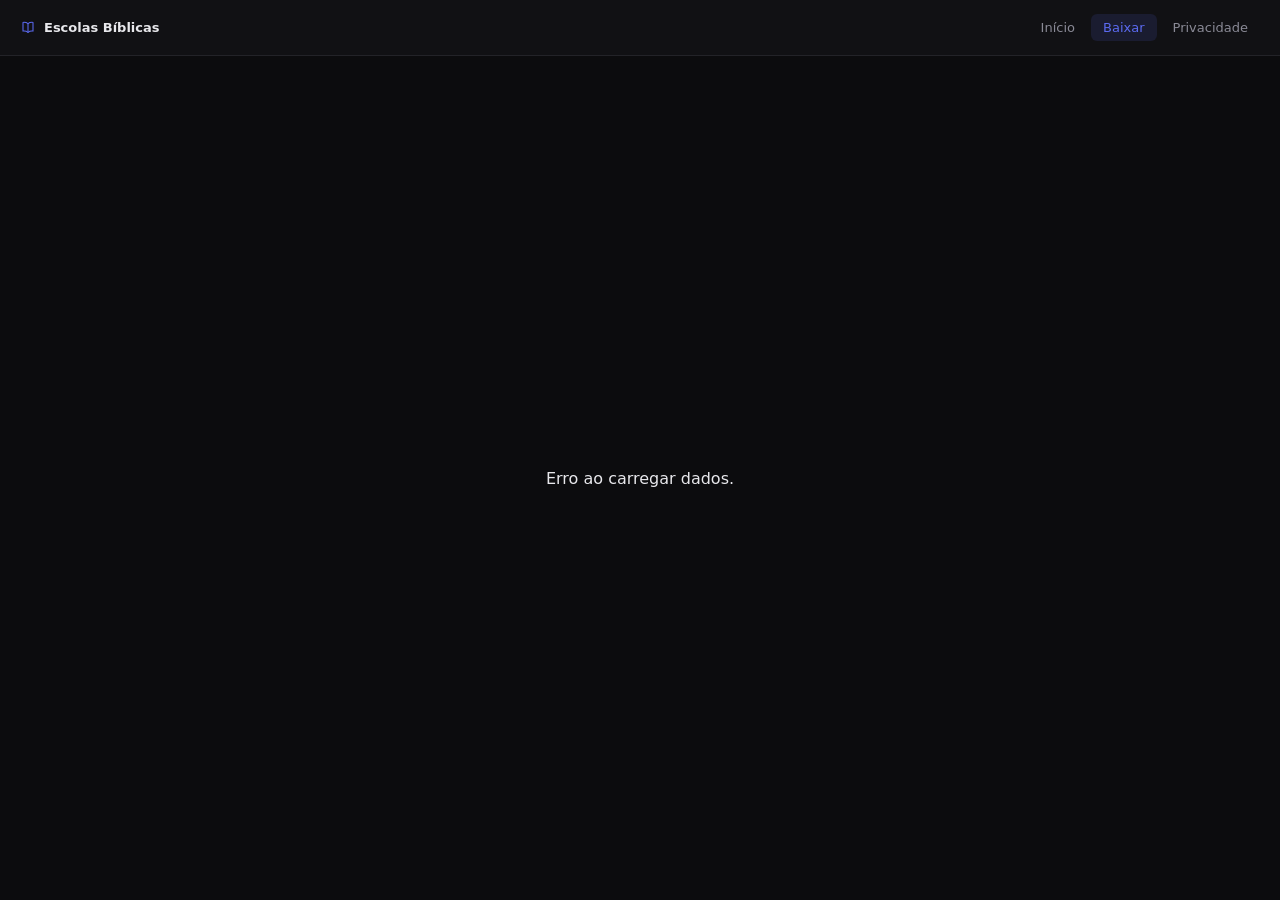
<file: index.html>
<!DOCTYPE html>
<html lang="pt-br" data-theme="dark">
<head>
    <meta charset="UTF-8">
    <meta name="viewport" content="width=device-width, initial-scale=1.0">
    <title>Instalar | Escolas Bíblicas</title>
    <link rel="stylesheet" href="styles.css">
</head>
<body>

    <nav class="eb-navbar">
        <a href="home.html" class="eb-navbar-brand">
            <svg width="16" height="16" viewBox="0 0 24 24" fill="none" stroke="var(--accent)" stroke-width="1.6" stroke-linecap="round" stroke-linejoin="round">
                <path d="M12 5.5c-1.6-1.3-3.6-2-6-2-.5 0-1 .05-1.5.15v13c.5-.1 1-.15 1.5-.15 2.4 0 4.4.7 6 2 1.6-1.3 3.6-2 6-2 .5 0 1 .05 1.5.15v-13c-.5-.1-1-.15-1.5-.15-2.4 0-4.4.7-6 2z" />
                <path d="M12 5.5v13" />
            </svg>
            Escolas Bíblicas
        </a>
        <div class="eb-navbar-links">
            <a href="home.html" class="eb-navbar-link">Início</a>
            <a href="index.html" class="eb-navbar-link active">Baixar</a>
            <a href="privacidade.html" class="eb-navbar-link">Privacidade</a>
        </div>
    </nav>

    <div class="page-content">
        <div class="container">
            <div id="loading">Sincronizando...</div>

            <div id="download-area" class="hidden">
                <div class="eb-surface">
                    <div class="os-badge" id="os-label">Detectando...</div>
                    <h1>Escolas Bíblicas</h1>
                    <p class="subtitle">v<span id="version-number">0.0.0</span> — Desktop</p>

                    <a href="#" id="main-download-btn" class="eb-btn-primary">Baixar para&nbsp;<span id="btn-os">Sistema</span></a>

                    <div class="instructions-box">
                        <span class="eb-label" id="instruction-title">Instalação</span>
                        <div id="instruction-content" class="instruction-text"></div>
                    </div>
                </div>

                <div class="footer-links">
                    <a href="https://github.com/igor-rl/escolas-biblicas-app/releases">Encontre mais versões do app</a>
                </div>
            </div>
        </div>
    </div>

    <script>
        const REPO = "igor-rl/escolas-biblicas-app";

        function getDetailedOS() {
            const ua = navigator.userAgent.toLowerCase();
            if (ua.includes("win")) return { os: "windows", arch: "x64" };
            if (ua.includes("mac")) {
                const canvas = document.createElement('canvas');
                const gl = canvas.getContext('webgl');
                let isAppleSilicon = false;
                if (gl) {
                    const debugInfo = gl.getExtension('WEBGL_debug_renderer_info');
                    const renderer = gl.getParameter(debugInfo.UNMASKED_RENDERER_WEBGL) || "";
                    if (renderer.includes("Apple")) isAppleSilicon = true;
                }
                return { os: "macos", arch: isAppleSilicon ? "arm64" : "x64" };
            }
            return { os: "unknown", arch: "x64" };
        }

        async function init() {
            try {
                const res = await fetch(`https://api.github.com/repos/${REPO}/releases/latest`);
                const release = await res.json();
                const version = release.tag_name.replace('v', '');
                const info = getDetailedOS();
                
                const ui = {
                    version: document.getElementById('version-number'),
                    label: document.getElementById('os-label'),
                    btn: document.getElementById('main-download-btn'),
                    btnText: document.getElementById('btn-os'),
                    content: document.getElementById('instruction-content')
                };

                ui.version.innerText = version;

                if (info.os === "windows") {
                    ui.label.innerText = "Windows (x64)";
                    ui.btnText.innerText = "Windows";
                    ui.btn.href = `https://github.com/${REPO}/releases/download/v${version}/Escolas-Biblicas-windows-installer-${version}.exe`;
                    ui.content.innerHTML = "Execute o instalador e siga os passos na tela.";
                } 
                else if (info.os === "macos") {
                    const isApple = info.arch === "arm64";
                    ui.label.innerText = `macOS ${isApple ? "Apple Silicon" : "Intel"}`;
                    
                    // Ajuste do texto do botão com espaço
                    ui.btnText.innerText = `macOS (${isApple ? "Apple Silicon" : "Intel"})`;
                    
                    // Link dinâmico baseado na arquitetura
                    ui.btn.href = `https://github.com/${REPO}/releases/download/v${version}/Escolas-Biblicas-macOS-${version}-${info.arch}.dmg`;
                    
                    const cmd = `xattr -rd com.apple.quarantine '/Applications/Escolas Biblicas.app' && open '/Applications/Escolas Biblicas.app'`;
                    
                    ui.content.innerHTML = `
                        1. Abra o <b>.dmg</b> e arraste o app para <b>Aplicativos</b>.<br>
                        2. Como o app não é assinado, o macOS irá bloqueá-lo. Para liberar, copie e rode o comando abaixo no <b>Terminal</b>:
                        <code onclick="navigator.clipboard.writeText(this.innerText); alert('Copiado!')">${cmd}</code>
                        Ou vá em <b>Ajustes do Sistema → Privacidade e Segurança</b> e clique em <b>"Abrir mesmo assim"</b>.
                    `;
                }

                document.getElementById('loading').classList.add('hidden');
                document.getElementById('download-area').classList.remove('hidden');
            } catch (e) {
                document.getElementById('loading').innerText = "Erro ao carregar dados.";
            }
        }
        init();
    </script>
</body>
</html>
</file>
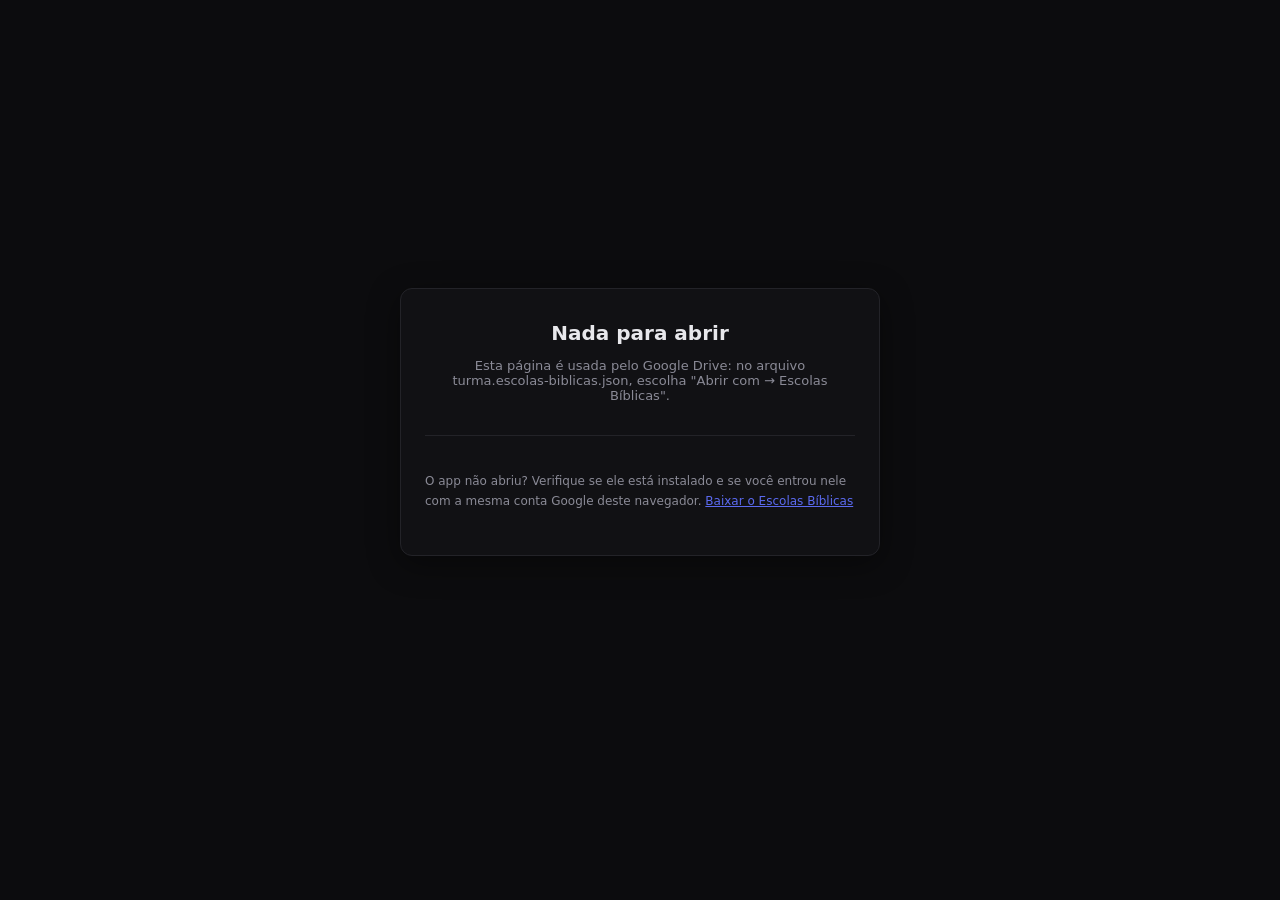
<file: abrir.html>
<!DOCTYPE html>
<html lang="pt-br" data-theme="dark">
<head>
    <meta charset="UTF-8">
    <meta name="viewport" content="width=device-width, initial-scale=1.0">
    <title>Abrir turma | Escolas Bíblicas</title>
    <link rel="stylesheet" href="styles.css">
</head>
<body>
    <!--
      Página chamada pelo Google Drive quando alguém usa "Abrir com → Escolas Bíblicas" no arquivo
      turma.escolas-biblicas.json. O Drive envia ?state={"ids":["<id>"],"action":"open","userId":"..."}
      e já liberou o arquivo para o app; esta página só repassa o id ao app pelo link escolas-biblicas://.
    -->
    <div class="page-content">
        <div class="container">
            <div class="eb-surface">
                <h1 id="titulo">Abrindo no Escolas Bíblicas...</h1>
                <p class="subtitle" id="texto">Se o navegador perguntar, permita abrir o aplicativo Escolas Bíblicas.</p>
                <a id="abrir" class="eb-btn-primary hidden" href="#">Abrir no Escolas Bíblicas</a>
                <div class="instructions-box">
                    <p class="instruction-text">
                        O app não abriu? Verifique se ele está instalado e se você entrou nele com a mesma conta Google
                        deste navegador. <a href="index.html" style="color: var(--accent);">Baixar o Escolas Bíblicas</a>
                    </p>
                </div>
            </div>
        </div>
    </div>

    <script>
        (function () {
            var titulo = document.getElementById('titulo');
            var texto = document.getElementById('texto');
            var botao = document.getElementById('abrir');
            var estado = null;
            try {
                estado = JSON.parse(new URLSearchParams(location.search).get('state') || 'null');
            } catch (e) { estado = null; }

            var id = estado && estado.action === 'open' && estado.ids && estado.ids[0];
            if (!id || !/^[\w-]{10,200}$/.test(id)) {
                titulo.textContent = 'Nada para abrir';
                texto.textContent = 'Esta página é usada pelo Google Drive: no arquivo turma.escolas-biblicas.json, escolha "Abrir com → Escolas Bíblicas".';
                return;
            }

            var link = 'escolas-biblicas://abrir?arquivo=' + encodeURIComponent(id);
            botao.href = link;
            botao.classList.remove('hidden');
            location.href = link;
        })();
    </script>
</body>
</html>
</file>
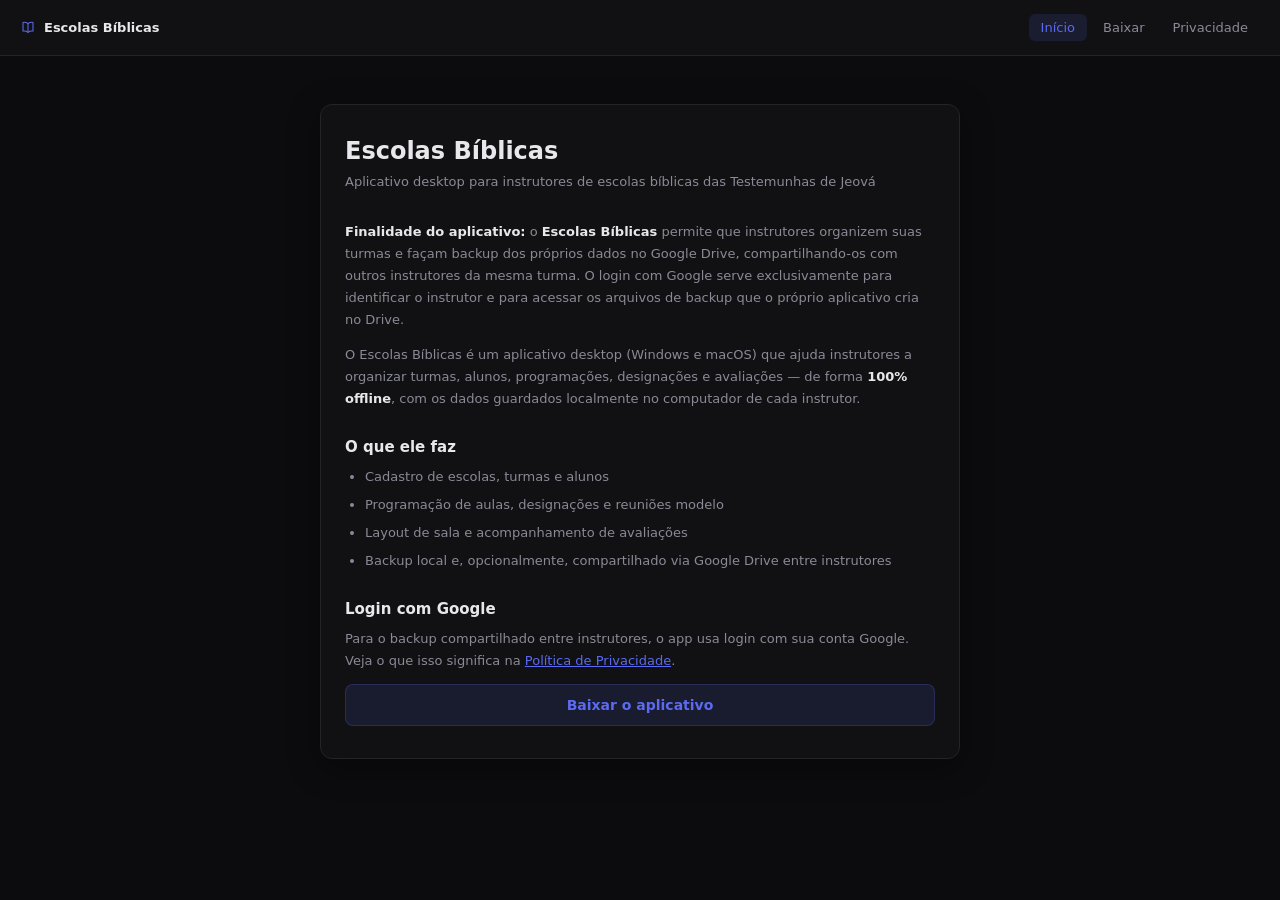
<file: home.html>
<!DOCTYPE html>
<html lang="pt-br" data-theme="dark">
<head>
    <meta charset="UTF-8">
    <meta name="viewport" content="width=device-width, initial-scale=1.0">
    <title>Escolas Bíblicas</title>
    <meta name="description" content="Escolas Bíblicas: aplicativo desktop offline para instrutores organizarem turmas, alunos, programações e designações, com backup compartilhado via Google Drive.">
    <link rel="stylesheet" href="styles.css">
</head>
<body>

    <nav class="eb-navbar">
        <a href="home.html" class="eb-navbar-brand">
            <svg width="16" height="16" viewBox="0 0 24 24" fill="none" stroke="var(--accent)" stroke-width="1.6" stroke-linecap="round" stroke-linejoin="round">
                <path d="M12 5.5c-1.6-1.3-3.6-2-6-2-.5 0-1 .05-1.5.15v13c.5-.1 1-.15 1.5-.15 2.4 0 4.4.7 6 2 1.6-1.3 3.6-2 6-2 .5 0 1 .05 1.5.15v-13c-.5-.1-1-.15-1.5-.15-2.4 0-4.4.7-6 2z" />
                <path d="M12 5.5v13" />
            </svg>
            Escolas Bíblicas
        </a>
        <div class="eb-navbar-links">
            <a href="home.html" class="eb-navbar-link active">Início</a>
            <a href="index.html" class="eb-navbar-link">Baixar</a>
            <a href="privacidade.html" class="eb-navbar-link">Privacidade</a>
        </div>
    </nav>

    <div class="page-content align-top">
        <div class="container wide prose">
            <div class="eb-surface">
                <h1>Escolas Bíblicas</h1>
                <p class="subtitle">Aplicativo desktop para instrutores de escolas bíblicas das Testemunhas de Jeová</p>

                <p>
                    <strong>Finalidade do aplicativo:</strong> o <strong>Escolas Bíblicas</strong> permite que
                    instrutores organizem suas turmas e façam backup dos próprios dados no Google Drive,
                    compartilhando-os com outros instrutores da mesma turma. O login com Google serve
                    exclusivamente para identificar o instrutor e para acessar os arquivos de backup que o
                    próprio aplicativo cria no Drive.
                </p>

                <p>
                    O Escolas Bíblicas é um aplicativo desktop (Windows e macOS) que ajuda instrutores a
                    organizar turmas, alunos, programações, designações e avaliações — de forma
                    <strong>100% offline</strong>, com os dados guardados localmente no computador de cada
                    instrutor.
                </p>

                <h2>O que ele faz</h2>
                <ul>
                    <li>Cadastro de escolas, turmas e alunos</li>
                    <li>Programação de aulas, designações e reuniões modelo</li>
                    <li>Layout de sala e acompanhamento de avaliações</li>
                    <li>Backup local e, opcionalmente, compartilhado via Google Drive entre instrutores</li>
                </ul>

                <h2>Login com Google</h2>
                <p>
                    Para o backup compartilhado entre instrutores, o app usa login com sua conta Google.
                    Veja o que isso significa na
                    <a href="privacidade.html" style="color: var(--accent);">Política de Privacidade</a>.
                </p>

                <a href="index.html" class="eb-btn-primary" style="margin-top: 12px;">Baixar o aplicativo</a>
            </div>
        </div>
    </div>

</body>
</html>
</file>
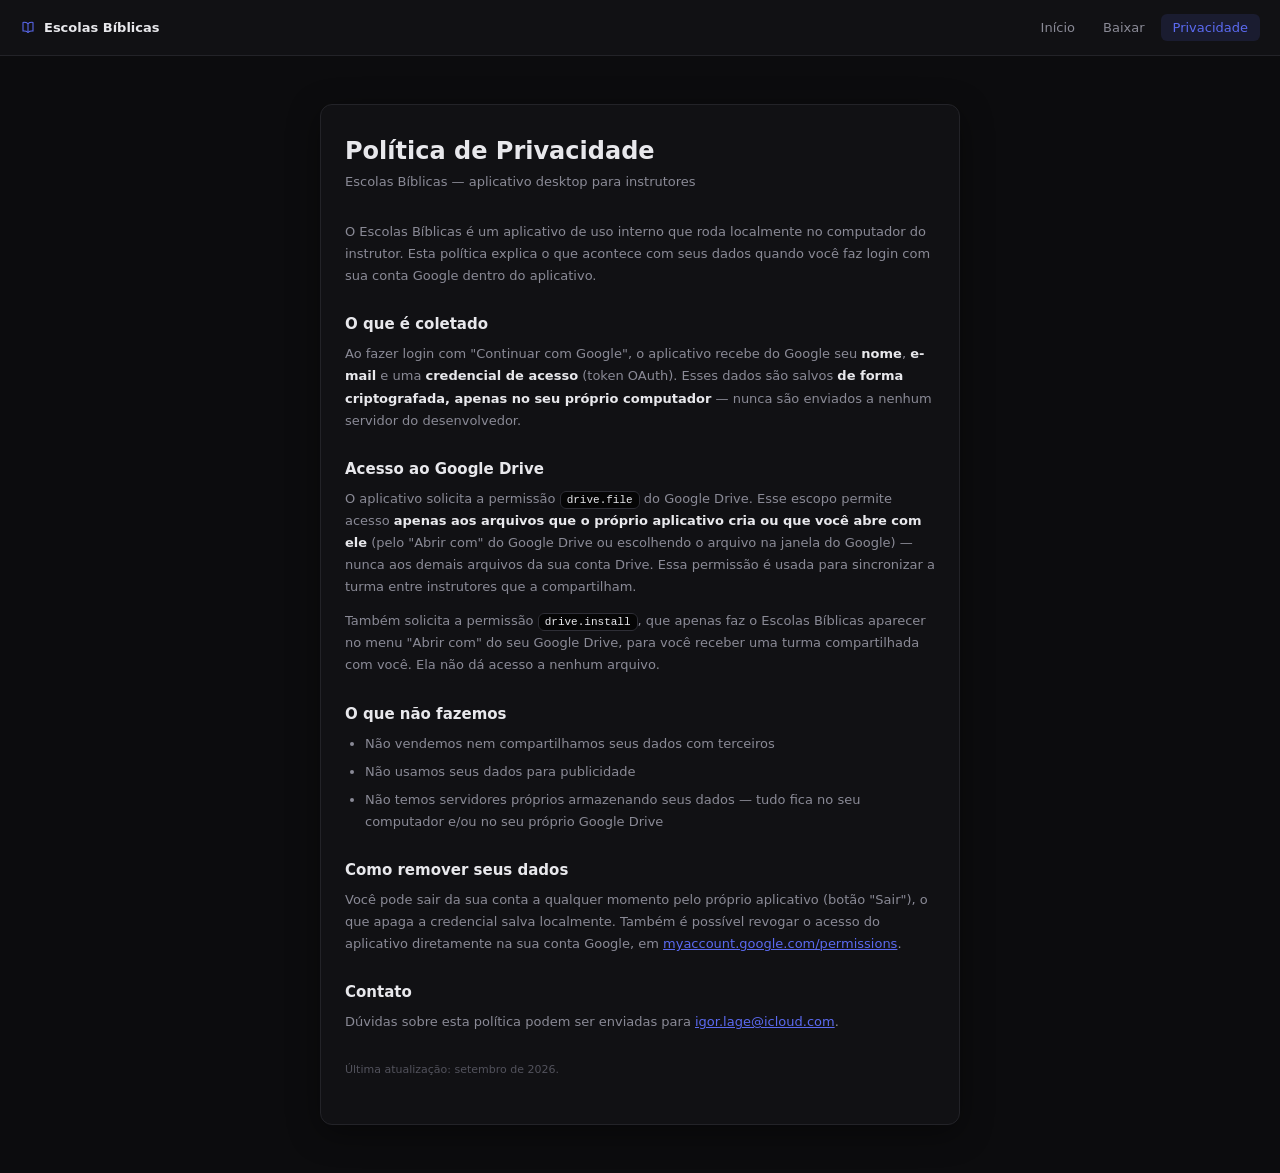
<file: privacidade.html>
<!DOCTYPE html>
<html lang="pt-br" data-theme="dark">
<head>
    <meta charset="UTF-8">
    <meta name="viewport" content="width=device-width, initial-scale=1.0">
    <title>Política de Privacidade | Escolas Bíblicas</title>
    <link rel="stylesheet" href="styles.css">
</head>
<body>

    <nav class="eb-navbar">
        <a href="home.html" class="eb-navbar-brand">
            <svg width="16" height="16" viewBox="0 0 24 24" fill="none" stroke="var(--accent)" stroke-width="1.6" stroke-linecap="round" stroke-linejoin="round">
                <path d="M12 5.5c-1.6-1.3-3.6-2-6-2-.5 0-1 .05-1.5.15v13c.5-.1 1-.15 1.5-.15 2.4 0 4.4.7 6 2 1.6-1.3 3.6-2 6-2 .5 0 1 .05 1.5.15v-13c-.5-.1-1-.15-1.5-.15-2.4 0-4.4.7-6 2z" />
                <path d="M12 5.5v13" />
            </svg>
            Escolas Bíblicas
        </a>
        <div class="eb-navbar-links">
            <a href="home.html" class="eb-navbar-link">Início</a>
            <a href="index.html" class="eb-navbar-link">Baixar</a>
            <a href="privacidade.html" class="eb-navbar-link active">Privacidade</a>
        </div>
    </nav>

    <div class="page-content align-top">
        <div class="container wide prose">
            <div class="eb-surface">
                <h1>Política de Privacidade</h1>
                <p class="subtitle">Escolas Bíblicas — aplicativo desktop para instrutores</p>

                <p>
                    O Escolas Bíblicas é um aplicativo de uso interno que roda localmente no computador do
                    instrutor. Esta política explica o que acontece com seus dados quando você faz login
                    com sua conta Google dentro do aplicativo.
                </p>

                <h2>O que é coletado</h2>
                <p>
                    Ao fazer login com "Continuar com Google", o aplicativo recebe do Google seu
                    <strong>nome</strong>, <strong>e-mail</strong> e uma <strong>credencial de acesso</strong>
                    (token OAuth). Esses dados são salvos <strong>de forma criptografada, apenas no seu
                    próprio computador</strong> — nunca são enviados a nenhum servidor do desenvolvedor.
                </p>

                <h2>Acesso ao Google Drive</h2>
                <p>
                    O aplicativo solicita a permissão <code style="display:inline;padding:2px 6px;margin:0;">drive.file</code>
                    do Google Drive. Esse escopo permite acesso <strong>apenas aos arquivos que o próprio
                    aplicativo cria ou que você abre com ele</strong> (pelo "Abrir com" do Google Drive ou escolhendo
                    o arquivo na janela do Google) — nunca aos demais arquivos da sua conta Drive. Essa permissão é
                    usada para sincronizar a turma entre instrutores que a compartilham.
                </p>
                <p>
                    Também solicita a permissão <code style="display:inline;padding:2px 6px;margin:0;">drive.install</code>,
                    que apenas faz o Escolas Bíblicas aparecer no menu "Abrir com" do seu Google Drive, para você
                    receber uma turma compartilhada com você. Ela não dá acesso a nenhum arquivo.
                </p>

                <h2>O que não fazemos</h2>
                <ul>
                    <li>Não vendemos nem compartilhamos seus dados com terceiros</li>
                    <li>Não usamos seus dados para publicidade</li>
                    <li>Não temos servidores próprios armazenando seus dados — tudo fica no seu computador e/ou no seu próprio Google Drive</li>
                </ul>

                <h2>Como remover seus dados</h2>
                <p>
                    Você pode sair da sua conta a qualquer momento pelo próprio aplicativo (botão "Sair"),
                    o que apaga a credencial salva localmente. Também é possível revogar o acesso do
                    aplicativo diretamente na sua conta Google, em
                    <a href="https://myaccount.google.com/permissions" target="_blank" rel="noopener" style="color: var(--accent);">myaccount.google.com/permissions</a>.
                </p>

                <h2>Contato</h2>
                <p>
                    Dúvidas sobre esta política podem ser enviadas para
                    <a href="mailto:igor.lage@icloud.com" style="color: var(--accent);">igor.lage@icloud.com</a>.
                </p>

                <p class="updated-at">Última atualização: setembro de 2026.</p>
            </div>
        </div>
    </div>

</body>
</html>
</file>
<file: styles.css>
/* ── Theme Tokens ────────────────────────────────────── */
:root {
    --bg-base: #0c0c0e;
    --bg-surface: #111114;
    --bg-elevated: #18181c;
    --bg-hover: #1f1f24;
    --border: #232328;
    --border-strong: #2e2e36;
    --text-primary: #e8e8ec;
    --text-secondary: #8a8a96;
    --text-tertiary: #52525c;
    --accent: #5b6af0;
    --accent-hover: #6b79f5;
    --accent-muted: rgba(91, 106, 240, 0.12);
    --accent-border: rgba(91, 106, 240, 0.22);
    --code-bg: #050505;
    --navbar-height: 56px;
}

/* ── Base Reset ────────────────────────────────────────────────── */
* { box-sizing: border-box; }
body {
    margin: 0;
    background-color: var(--bg-base);
    color: var(--text-primary);
    font-family: 'SF Pro Text', -apple-system, BlinkMacSystemFont, 'Segoe UI', system-ui, sans-serif;
    min-height: 100vh;
    -webkit-font-smoothing: antialiased;
}

a { color: inherit; }

/* ── Navbar ────────────────────────────────────────────────────── */
.eb-navbar {
    height: var(--navbar-height);
    display: flex;
    align-items: center;
    justify-content: space-between;
    padding: 0 20px;
    background: var(--bg-surface);
    border-bottom: 1px solid var(--border);
    position: sticky;
    top: 0;
    z-index: 10;
}

.eb-navbar-brand {
    display: flex;
    align-items: center;
    gap: 8px;
    text-decoration: none;
    font-size: 13px;
    font-weight: 600;
    color: var(--text-primary);
}

.eb-navbar-links {
    display: flex;
    gap: 4px;
}

.eb-navbar-link {
    text-decoration: none;
    font-size: 13px;
    font-weight: 500;
    color: var(--text-secondary);
    padding: 6px 12px;
    border-radius: 6px;
    transition: background 0.15s ease, color 0.15s ease;
}

.eb-navbar-link:hover {
    background: var(--bg-hover);
    color: var(--text-primary);
}

.eb-navbar-link.active {
    background: var(--accent-muted);
    color: var(--accent);
}

/* ── Page content wrapper ──────────────────────────────────────── */
.page-content {
    display: flex;
    align-items: center;
    justify-content: center;
    min-height: calc(100vh - var(--navbar-height));
    padding: 24px;
}

.page-content.align-top {
    align-items: flex-start;
    padding-top: 48px;
    padding-bottom: 48px;
}

.container {
    width: 100%;
    max-width: 480px;
    text-align: center;
}

.container.wide {
    max-width: 640px;
    text-align: left;
}

.eb-surface {
    background: var(--bg-surface);
    border: 1px solid var(--border);
    border-radius: 12px;
    padding: 32px 24px;
    box-shadow: 0 8px 32px rgba(0,0,0,0.4);
}

h1 { font-size: 20px; font-weight: 600; margin: 0 0 8px 0; }
.subtitle { font-size: 13px; color: var(--text-secondary); margin-bottom: 32px; }

.os-badge {
    display: inline-flex;
    padding: 4px 10px;
    background: var(--bg-elevated);
    border: 1px solid var(--border-strong);
    border-radius: 6px;
    font-size: 10px;
    font-weight: 600;
    color: var(--text-tertiary);
    margin-bottom: 16px;
    text-transform: uppercase;
}

.eb-btn-primary {
    display: flex;
    align-items: center;
    justify-content: center;
    width: 100%;
    background: var(--accent-muted);
    border: 1px solid var(--accent-border);
    color: var(--accent);
    padding: 12px;
    border-radius: 8px;
    font-size: 14px;
    font-weight: 600;
    text-decoration: none;
    transition: all 0.15s ease;
}

.eb-btn-primary:hover {
    background: var(--accent);
    border-color: var(--accent);
    color: #ffffff;
}

.instructions-box {
    margin-top: 24px;
    padding-top: 24px;
    border-top: 1px solid var(--border);
    text-align: left;
}

.eb-label {
    font-size: 10px;
    font-weight: 600;
    text-transform: uppercase;
    color: var(--text-tertiary);
    margin-bottom: 10px;
    display: block;
}

#btn-os {
    margin-left: 0.25em;
}

.instruction-text { font-size: 12px; line-height: 1.6; color: var(--text-secondary); }

/* Estilo Terminal/Code */
code {
    display: block;
    background: var(--code-bg);
    border: 1px solid var(--border-strong);
    padding: 12px;
    border-radius: 6px;
    font-family: 'SF Mono', 'Menlo', monospace;
    font-size: 11px;
    color: var(--text-primary);
    margin: 10px 0;
    word-break: break-all;
    cursor: pointer;
    position: relative;
}

code:hover::after {
    content: "Clique para copiar";
    position: absolute;
    top: -20px; right: 0;
    font-size: 9px;
    color: var(--accent);
}

.footer-links { margin-top: 24px; display: flex; justify-content: center; gap: 16px; }
.footer-links a { font-size: 12px; color: var(--text-tertiary); text-decoration: none; }
.hidden { display: none; }

/* ── Prose (páginas de texto: Início, Privacidade) ────────────────── */
.prose h1 { font-size: 24px; margin-bottom: 6px; }
.prose .subtitle { margin-bottom: 28px; }
.prose h2 { font-size: 15px; font-weight: 600; margin: 28px 0 10px; color: var(--text-primary); }
.prose p { font-size: 13px; line-height: 1.7; color: var(--text-secondary); margin: 0 0 12px; }
.prose ul { margin: 0 0 12px; padding-left: 20px; }
.prose li { font-size: 13px; line-height: 1.7; color: var(--text-secondary); margin-bottom: 6px; }
.prose strong { color: var(--text-primary); }
.prose .updated-at { font-size: 11px; color: var(--text-tertiary); margin-top: 28px; }
</file>
